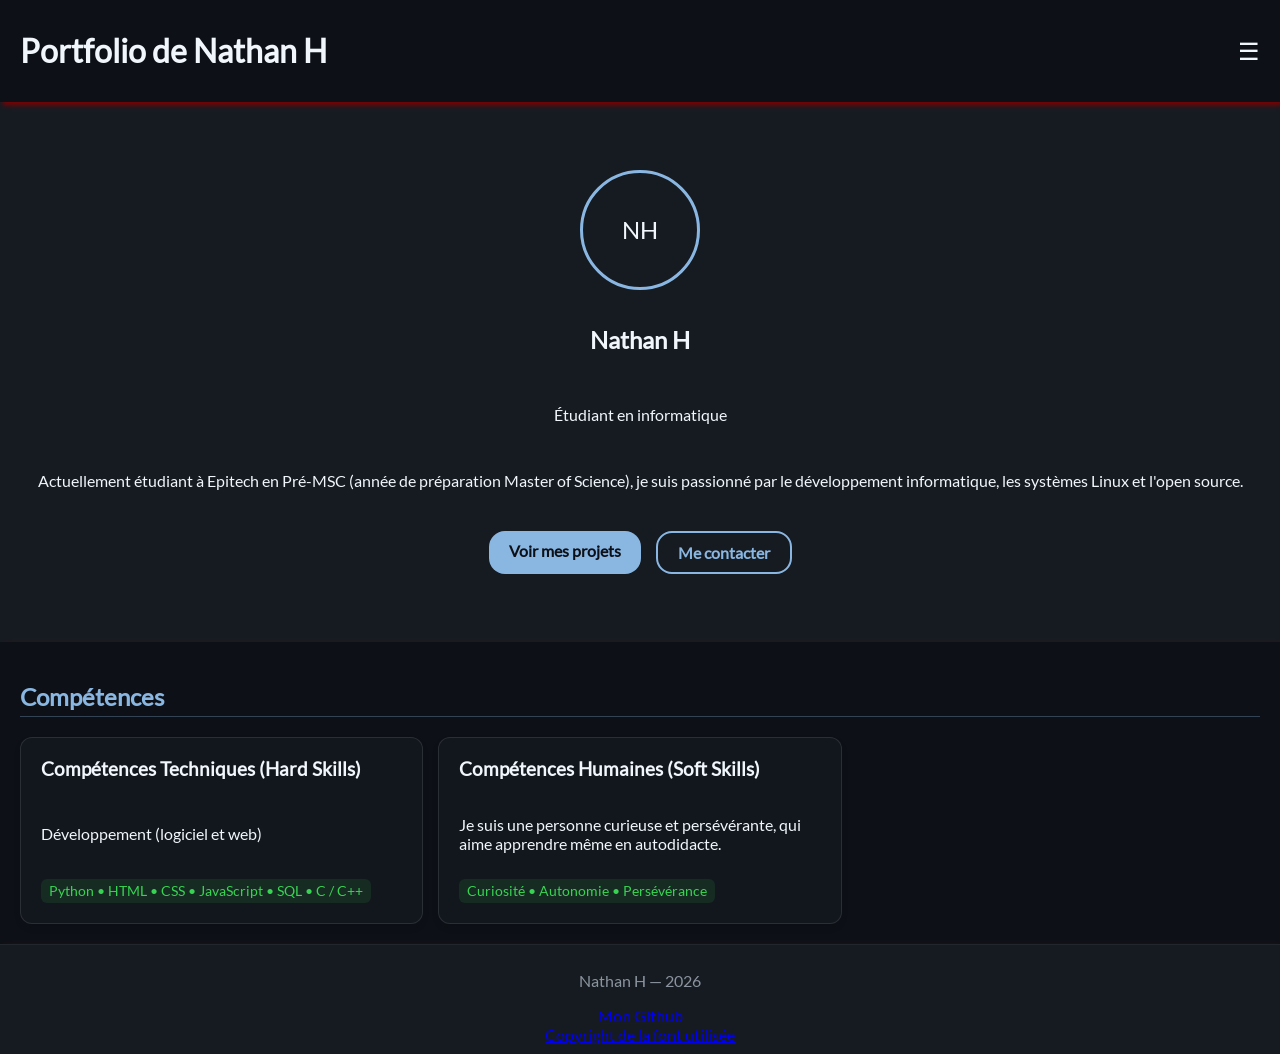
<file: index.html>
<!DOCTYPE html>
<html lang="fr">
<head>
    <meta charset="UTF-8">
    <meta name="viewport" content="width=device-width, initial-scale=1.0">
    <link rel="stylesheet" href="style.css">
    <title>Portfolio - Nathan H</title>
</head>
<body>
    <header>
        <h1>Portfolio de Nathan H</h1>
        <nav>
            <input type="checkbox" id="input-burger">
            <label for="input-burger" class="icon-burger">&#x2630;</label>
            <ul class="menu-burger">
                <li><button onclick="location.assign('index.html#identite')">Identité</button></li>
                <li><button onclick="location.assign('index.html#competences')">Compétences</button></li>
                <li><button onclick="location.assign('projets-experiences.html#projets')">Projets</button></li>
                <li><button onclick="location.assign('projets-experiences.html#experiences')">Expériences</button></li>
                <li><button onclick="location.assign('formations-interets.html#formations')">Formations</button></li>
                <li><button onclick="location.assign('formations-interets.html#centreInterets')">Centres d'intérêt</button></li>
                <li><button onclick="location.assign('contact.html#contact')">Contact</button></li>
            </ul>
        </nav>
    </header>
    <main>
        <section id="identite" class="hero">
            <div class="avatar">NH</div>
            <h2>Nathan H</h2>
            <p>Étudiant en informatique</p>
            <p>Actuellement étudiant à Epitech en Pré-MSC (année de préparation Master of Science), je suis passionné par le développement informatique, les systèmes Linux et l'open source.</p>
            <div class="cta">
                <a class="bouton" href="projets-experiences.html#projets">Voir mes projets</a>
                <a class="bouton bouton-secondaire" href="contact.html#contact">Me contacter</a>
            </div>
        </section>
        <div class="cardbox">
            <section id="competences" class="competences">
                <h2>Compétences</h2>
                <article class="card">
                    <h3>Compétences Techniques (Hard Skills)</h3>
                    <p>Développement (logiciel et web)</p>
                    <span class="tech">Python • HTML • CSS • JavaScript • SQL • C / C++</span>
                </article>
                <article class="card">
                    <h3>Compétences Humaines (Soft Skills)</h3>
                    <p>Je suis une personne curieuse et persévérante, qui aime apprendre même en autodidacte.</p>
                    <span class="tech">Curiosité • Autonomie • Persévérance</span>
                </article>
            </section>
        </div>
    </main>
    <footer>
        <p>Nathan H — 2026</p>
        <a href="https://github.com/NathH06">Mon Github</a><br>
        <a href="lato_copyrights.txt">Copyright de la font utilisée</a>
    </footer>
</body>
</html>
</file>
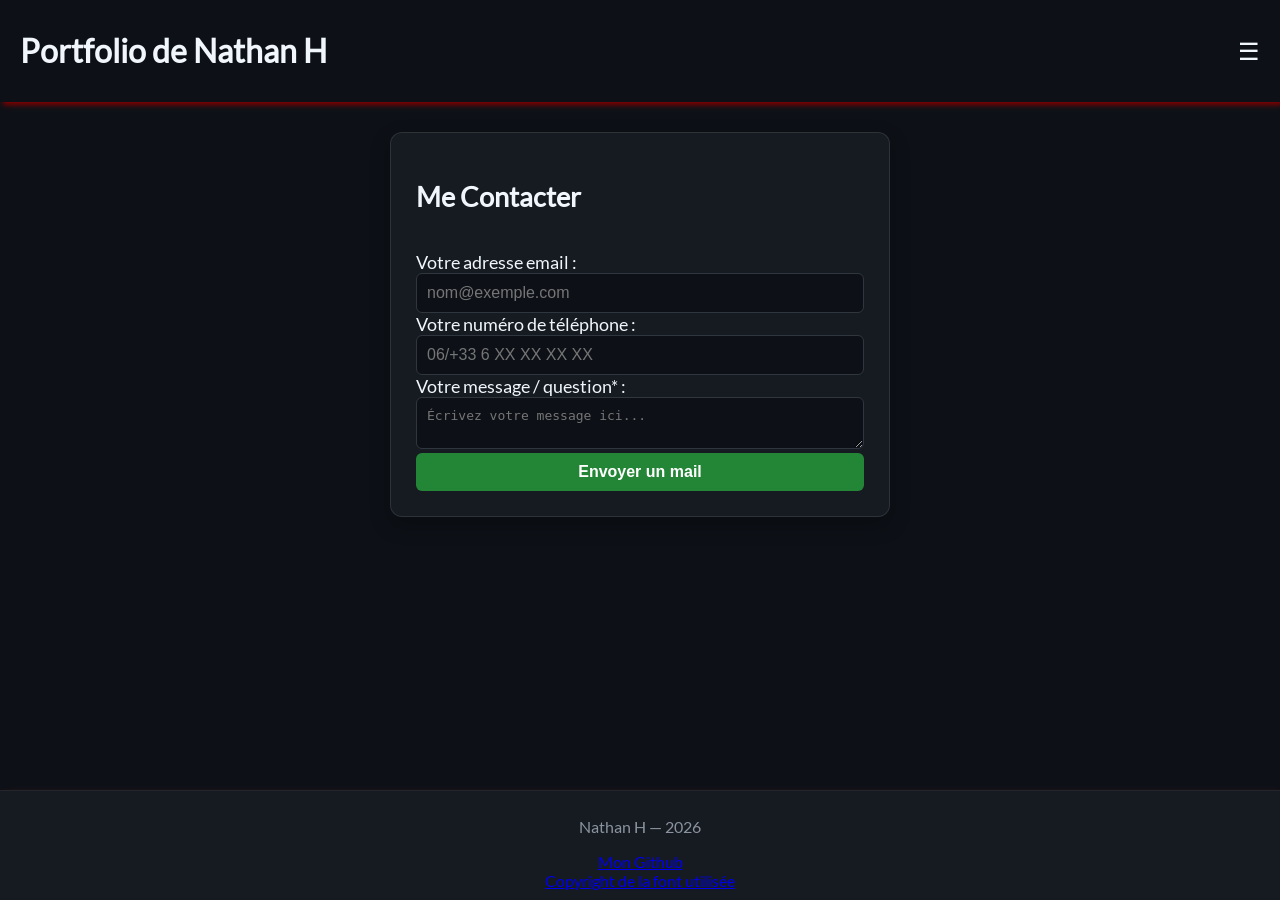
<file: contact.html>
<!DOCTYPE html>
<html lang="fr">
<head>
    <meta charset="UTF-8">
    <meta name="viewport" content="width=device-width, initial-scale=1.0">
    <link rel="stylesheet" href="style.css">
    <title>Portfolio - Nathan H</title>
</head>
<body>
    <header>
        <h1>Portfolio de Nathan H</h1>
        <nav>
            <input type="checkbox" id="input-burger">
            <label for="input-burger" class="icon-burger">&#x2630;</label>
            <ul class="menu-burger">
                <li><button onclick="location.assign('index.html#identite')">Identité</button></li>
                <li><button onclick="location.assign('index.html#competences')">Compétences</button></li>
                <li><button onclick="location.assign('projets-experiences.html#projets')">Projets</button></li>
                <li><button onclick="location.assign('projets-experiences.html#experiences')">Expériences</button></li>
                <li><button onclick="location.assign('formations-interets.html#formations')">Formations</button></li>
                <li><button onclick="location.assign('formations-interets.html#centreInterets')">Centres d'intérêt</button></li>
                <li><button onclick="location.assign('contact.html#contact')">Contact</button></li>
            </ul>
        </nav>
    </header>
    <main>
        <section id="contact" class="form">
            <h2>Me Contacter</h2>
            <form action="mailto:nathh.others.box01@gmail.com" method="post" enctype="text/plain">
                <label for="email">Votre adresse email :</label><br>
                <input type="email" name="email" id="email" placeholder="nom@exemple.com" required><br>
                <label for="tel">Votre numéro de téléphone :</label><br>
                <input type="tel" name="tel" id="tel" placeholder="06/+33 6 XX XX XX XX"><br>
                <label for="question">Votre message / question* :</label><br>
                <textarea name="question" id="question" required placeholder="Écrivez votre message ici..."></textarea><br>
                <input type="submit" value="Envoyer un mail" class="bouton-envoi">
            </form>
        </section>
    </main>
    <footer>
        <p>Nathan H — 2026</p>
        <a href="https://github.com/NathH06">Mon Github</a><br>
        <a href="lato_copyrights.txt">Copyright de la font utilisée</a>
    </footer>
</body>
</html>
</file>
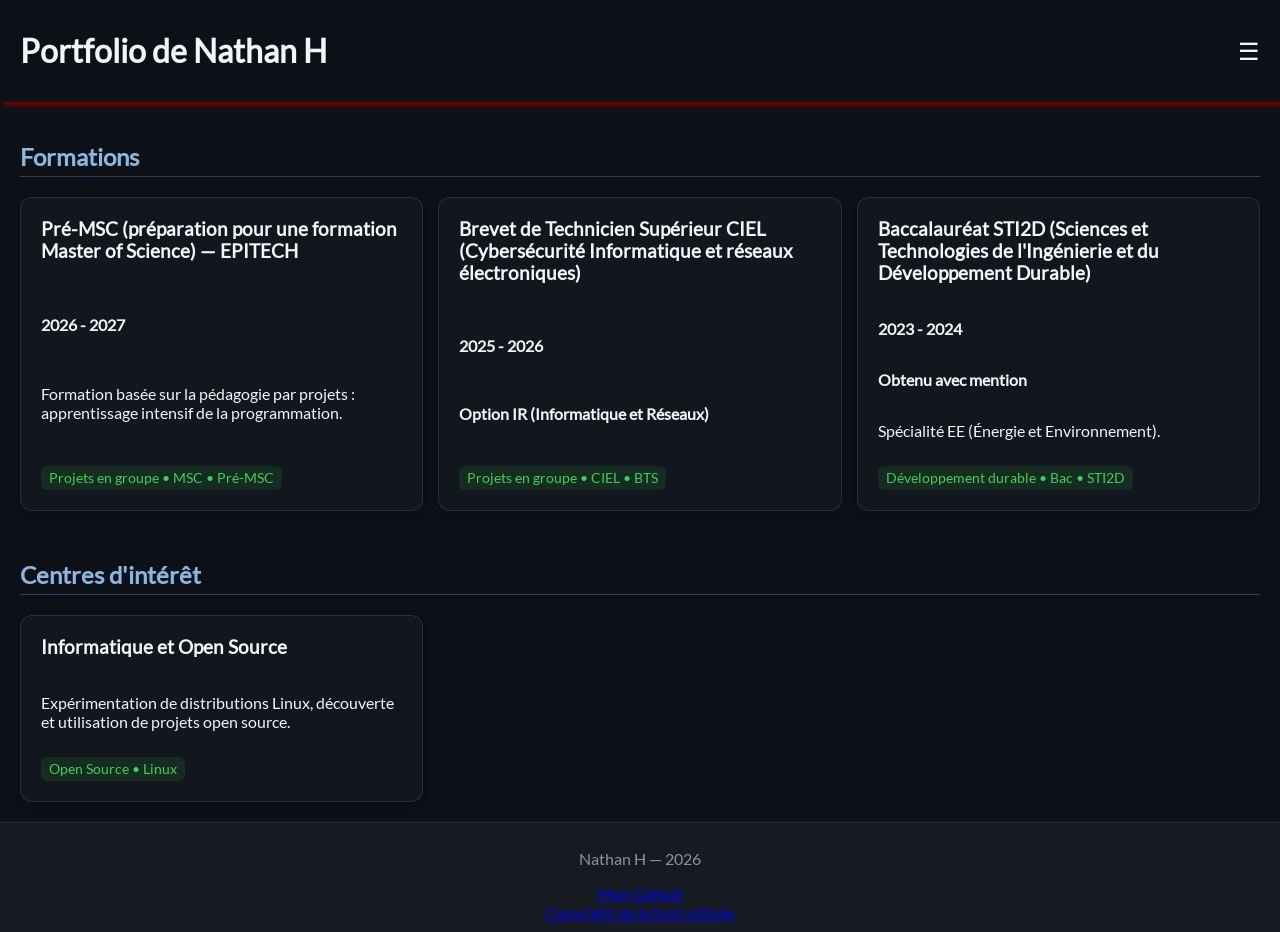
<file: formations-interets.html>
<!DOCTYPE html>
<html lang="fr">
<head>
    <meta charset="UTF-8">
    <meta name="viewport" content="width=device-width, initial-scale=1.0">
    <link rel="stylesheet" href="style.css">
    <title>Portfolio - Nathan H</title>
</head>
<body>
    <header>
        <h1>Portfolio de Nathan H</h1>
        <nav>
            <input type="checkbox" id="input-burger">
            <label for="input-burger" class="icon-burger">&#x2630;</label>
            <ul class="menu-burger">
                <li><button onclick="location.assign('index.html#identite')">Identité</button></li>
                <li><button onclick="location.assign('index.html#competences')">Compétences</button></li>
                <li><button onclick="location.assign('projets-experiences.html#projets')">Projets</button></li>
                <li><button onclick="location.assign('projets-experiences.html#experiences')">Expériences</button></li>
                <li><button onclick="location.assign('formations-interets.html#formations')">Formations</button></li>
                <li><button onclick="location.assign('formations-interets.html#centreInterets')">Centres d'intérêt</button></li>
                <li><button onclick="location.assign('contact.html#contact')">Contact</button></li>
            </ul>
        </nav>
    </header>
    <main>
        <div class="cardbox">
            <section id="formations" class="formations">
                <h2>Formations</h2>
                <article class="card">
                    <h3>Pré-MSC (préparation pour une formation Master of Science) — EPITECH</h3>
                    <p><strong>2026 - 2027</strong></p>
                    <p>Formation basée sur la pédagogie par projets : apprentissage intensif de la programmation.</p>
                    <span class="tech">Projets en groupe • MSC • Pré-MSC</span>
                </article>
                <article class="card">
                    <h3>Brevet de Technicien Supérieur CIEL (Cybersécurité Informatique et réseaux électroniques)</h3>
                    <p><strong>2025 - 2026</strong></p>
                    <p><strong>Option IR (Informatique et Réseaux)</strong></p>
                    <span class="tech">Projets en groupe • CIEL • BTS</span>
                </article> <article class="card">
                    <h3>Baccalauréat STI2D (Sciences et Technologies de l'Ingénierie et du Développement Durable)</h3>
                    <p><strong>2023 - 2024</strong></p>
                    <p><strong>Obtenu avec mention</strong></p>
                    <p>Spécialité EE (Énergie et Environnement).</p>
                    <span class="tech">Développement durable • Bac • STI2D</span>
                </article>
            </section>
            <section id="centreInterets" class="centreInterets">
                <h2>Centres d'intérêt</h2>
                <article class="card">
                    <h3>Informatique et Open Source</h3>
                    <p>Expérimentation de distributions Linux, découverte et utilisation de projets open source.</p>
                    <span class="tech">Open Source • Linux</span>
                </article>
            </section>
        </div>
    </main>
    <footer>
        <p>Nathan H — 2026</p>
        <a href="https://github.com/NathH06">Mon Github</a><br>
        <a href="lato_copyrights.txt">Copyright de la font utilisée</a>
    </footer>
</body>
</html>
</file>
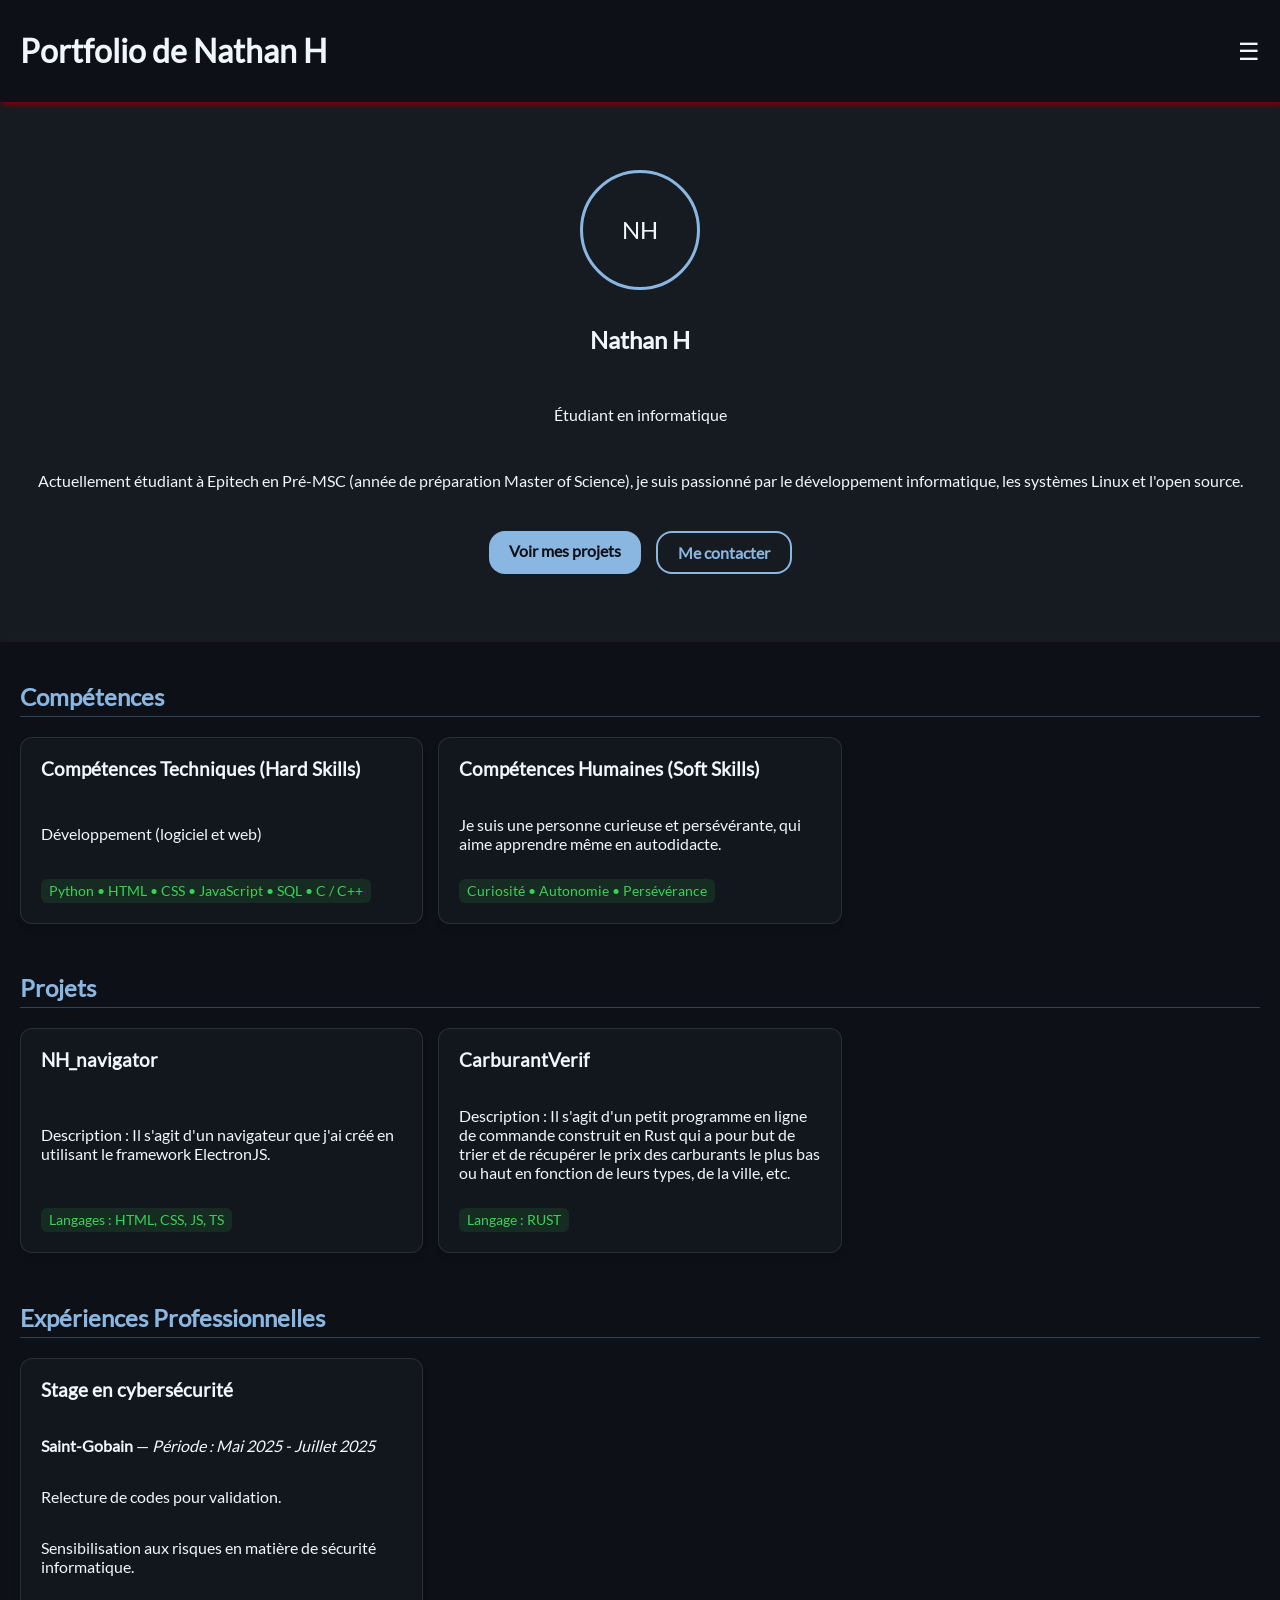
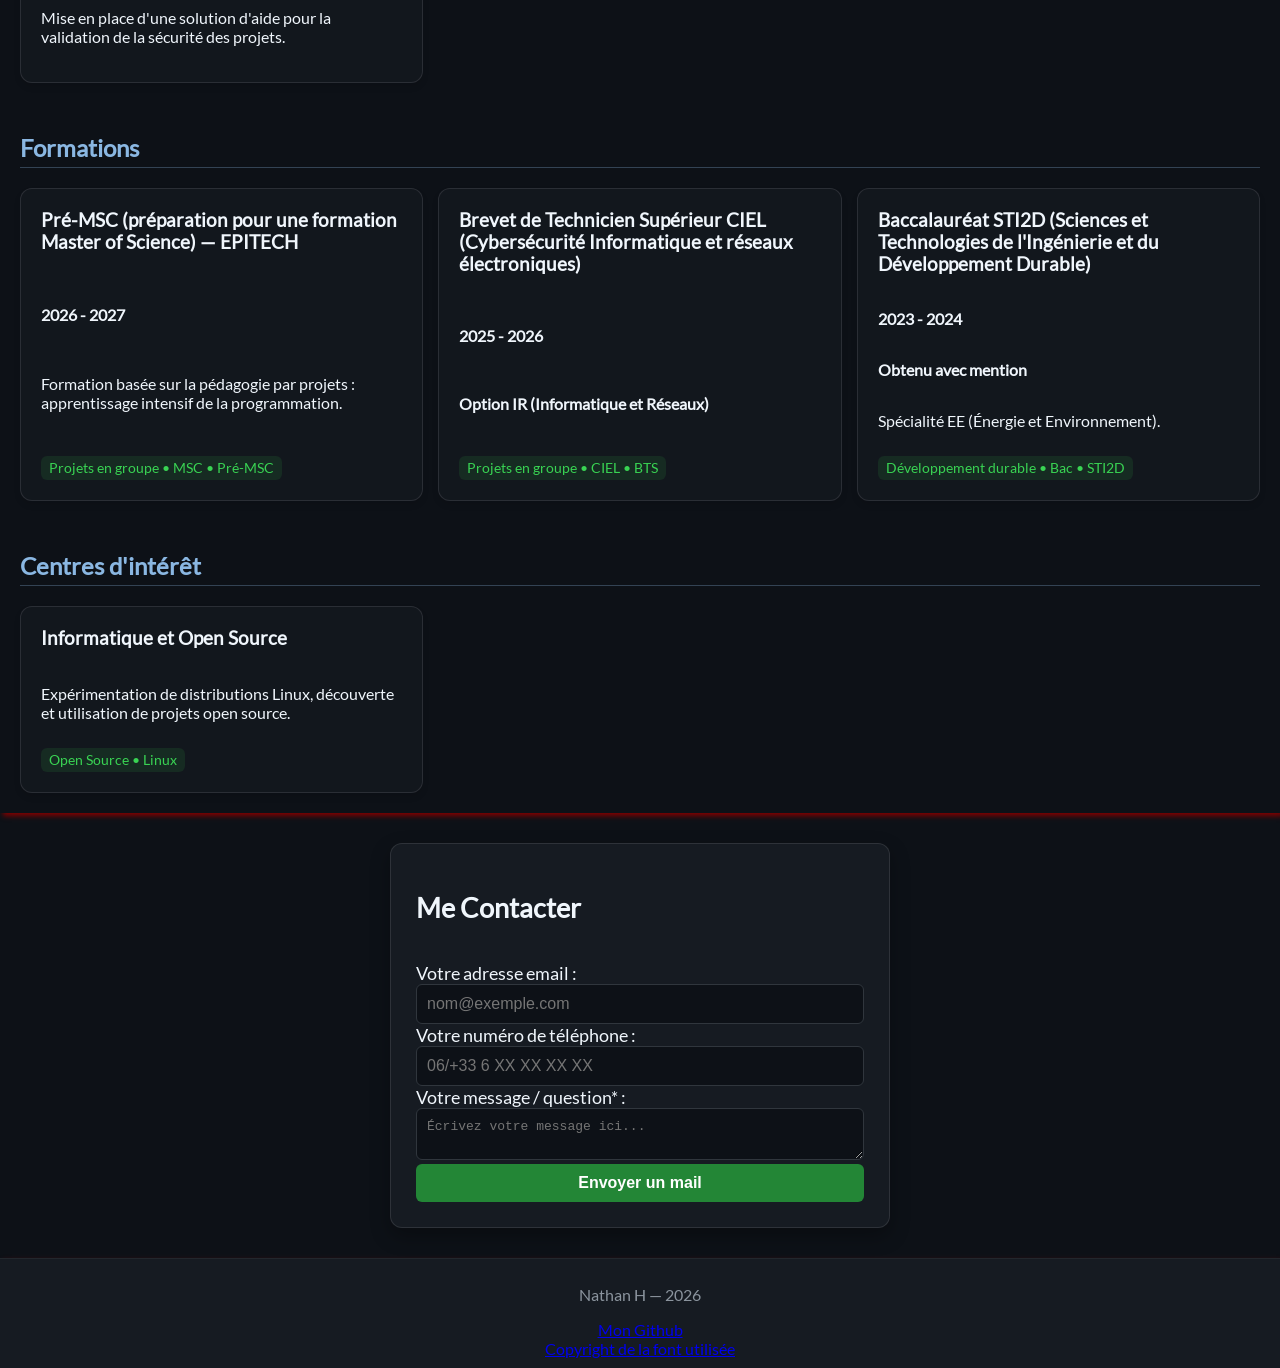
<file: original.html>
<!DOCTYPE html>
<html lang="fr">
<head>
    <meta charset="UTF-8">
    <meta name="viewport" content="width=device-width, initial-scale=1.0">
    <link rel="stylesheet" href="style.css">
    <title>Portfolio - Nathan H</title>
</head>
<body>
    <header>
        <h1>Portfolio de Nathan H</h1>
        <nav>
            <input type="checkbox" id="input-burger">
            <label for="input-burger" class="icon-burger">&#x2630;</label>

            <ul class="menu-burger">
                <li><button onclick="location.assign('#identite')">Identité</button></li>
                <li><button onclick="location.assign('#competences')">Compétences</button></li>
                <li><button onclick="location.assign('#projets')">Projets</button></li>
                <li><button onclick="location.assign('#experiences')">Expériences</button></li>
                <li><button onclick="location.assign('#formations')">Formations</button></li>
                <li><button onclick="location.assign('#centreInterets')">Centres d'intérêt</button></li>
                <li><button onclick="location.assign('#contact')">Contact</button></li>
            </ul>
        </nav>
    </header>

    <main>
        <section id="identite" class="hero">
            <div class="avatar">NH</div>
            <h2>Nathan H</h2>
            <p>Étudiant en informatique</p>
            <p>Actuellement étudiant à Epitech en Pré-MSC (année de préparation Master of Science), je suis passionné par le développement informatique, les systèmes Linux et l'open source.</p>

            <div class="cta">
                <a class="bouton" href="#projets">Voir mes projets</a>
                <a class="bouton bouton-secondaire" href="#contact">Me contacter</a>
            </div>
        </section>

        <div class="cardbox">
            <section id="competences" class="competences">
                <h2>Compétences</h2>
                
                <article class="card">
                    <h3>Compétences Techniques (Hard Skills)</h3>
                    <p>Développement (logiciel et web)</p>
                    <span class="tech">Python • HTML • CSS • JavaScript • SQL • C / C++</span>
                </article>

                <article class="card">
                    <h3>Compétences Humaines (Soft Skills)</h3>
                    <p>Je suis une personne curieuse et persévérante, qui aime apprendre même en autodidacte.</p>
                    <span class="tech">Curiosité • Autonomie • Persévérance</span>
                </article>
            </section>

            <section id="projets" class="projets">
                <h2>Projets</h2>

                <article class="card">
                    <h3>NH_navigator</h3>
                    <p>Description : Il s'agit d'un navigateur que j'ai créé en utilisant le framework ElectronJS.</p>
                    <span class="tech">Langages : HTML, CSS, JS, TS</span>
                </article>

                <article class="card">
                    <h3>CarburantVerif</h3>
                    <p>Description : Il s'agit d'un petit programme en ligne de commande construit en Rust qui a pour but de trier et de récupérer le prix des carburants le plus bas ou haut en fonction de leurs types, de la ville, etc.</p>
                    <span class="tech">Langage : RUST</span>
                </article>
            </section>

            <section id="experiences" class="experiences">
                <h2>Expériences Professionnelles</h2>

                <article class="card">
                    <h3>Stage en cybersécurité</h3>
                    <p><strong>Saint-Gobain</strong> — <em>Période : Mai 2025 - Juillet 2025</em></p>
                    <p>Relecture de codes pour validation.</p>
                    <p>Sensibilisation aux risques en matière de sécurité informatique.</p>
                    <p>Mise en place d'une solution d'aide pour la validation de la sécurité des projets.</p>
                </article>
            </section>

            <section id="formations" class="formations">
                <h2>Formations</h2>

                <article class="card">
                    <h3>Pré-MSC (préparation pour une formation Master of Science) — EPITECH</h3>
                    <p><strong>2026 - 2027</strong></p>
                    <p>Formation basée sur la pédagogie par projets : apprentissage intensif de la programmation.</p>
                    <span class="tech">Projets en groupe • MSC • Pré-MSC</span>
                </article>

                <article class="card">
                    <h3>Brevet de Technicien Supérieur CIEL (Cybersécurité Informatique et réseaux électroniques)</h3>
                    <p><strong>2025 - 2026</strong></p>
                    <p><strong>Option IR (Informatique et Réseaux)</strong></p>
                    <span class="tech">Projets en groupe • CIEL • BTS</span>
                </article>

                <article class="card">
                    <h3>Baccalauréat STI2D (Sciences et Technologies de l'Ingénierie et du Développement Durable)</h3>
                    <p><strong>2023 - 2024</strong></p>
                    <p><strong>Obtenu avec mention</strong></p>
                    <p>Spécialité EE (Énergie et Environnement).</p>
                    <span class="tech">Développement durable • Bac • STI2D</span>
                </article>
            </section>

            <section id="centreInterets" class="centreInterets">
                <h2>Centres d'intérêt</h2>

                <article class="card">
                    <h3>Informatique et Open Source</h3>
                    <p>Expérimentation de distributions Linux, découverte et utilisation de projets open source.</p>
                    <span class="tech">Open Source • Linux</span>
                </article>
            </section>
        </div>

        <section id="contact" class="form">
            <h2>Me Contacter</h2>
            <form action="mailto:nathh.others.box01@gmail.com" method="post" enctype="text/plain">
                <label for="email">Votre adresse email :</label><br>
                <input type="email" name="email" id="email" placeholder="nom@exemple.com" required><br>

                <label for="tel">Votre numéro de téléphone :</label><br>
                <input type="tel" name="tel" id="tel" placeholder="06/+33 6 XX XX XX XX"><br>

                <label for="question">Votre message / question* :</label><br>
                <textarea name="question" id="question" required placeholder="Écrivez votre message ici..."></textarea><br>

                <input type="submit" value="Envoyer un mail" class="bouton-envoi">
            </form>
        </section>
    </main>

    <footer>
        <p>Nathan H — 2026</p>
        <a href="https://github.com/NathH06">Mon Github</a><br>
        <a href="lato_copyrights.txt">Copyright de la font utilisée</a>
    </footer>
</body>
</html>
</file>
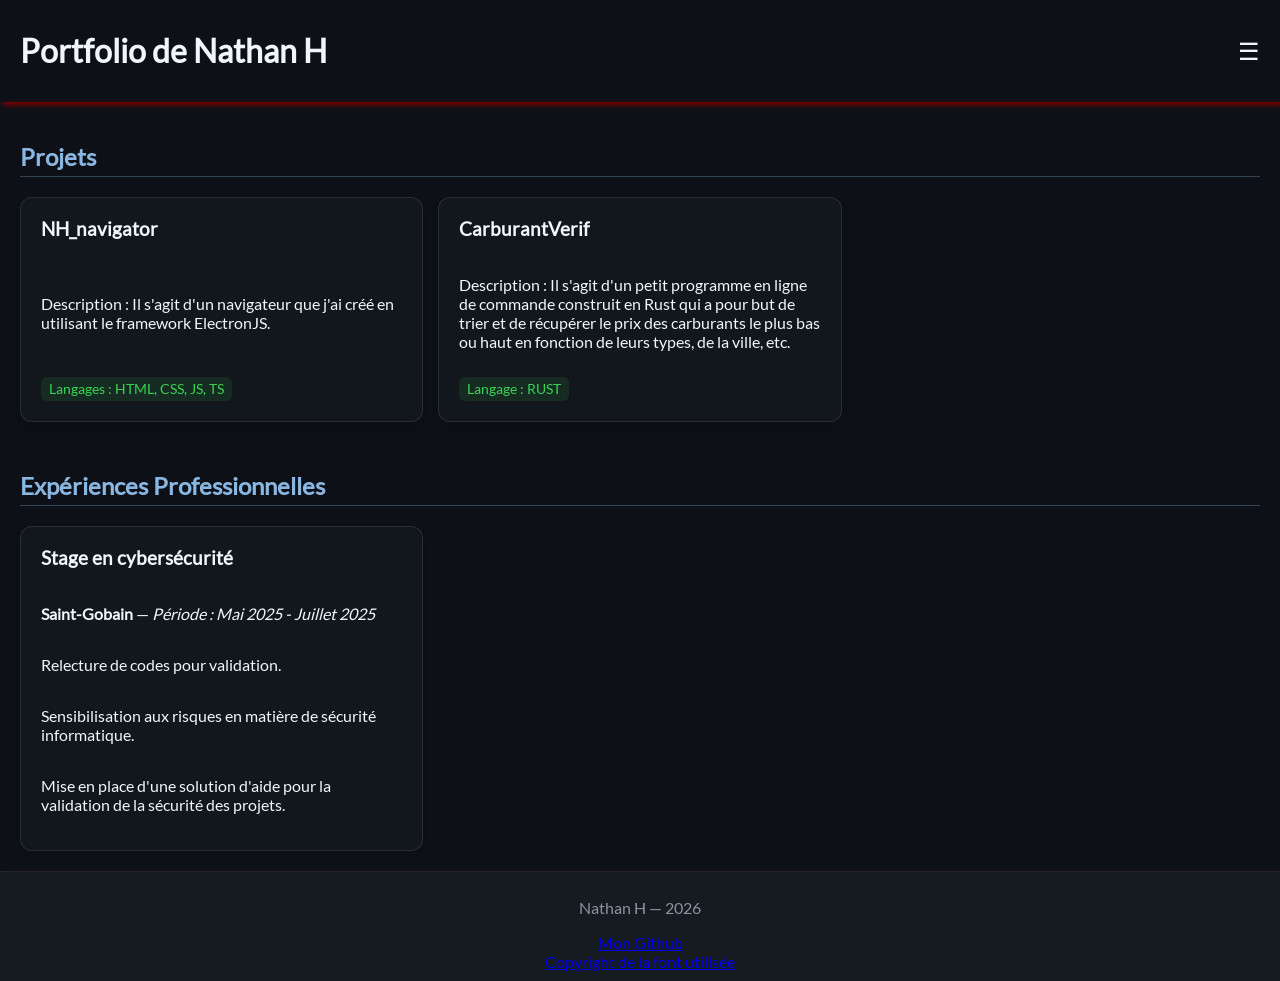
<file: projets-experiences.html>
<!DOCTYPE html>
<html lang="fr">
<head>
    <meta charset="UTF-8">
    <meta name="viewport" content="width=device-width, initial-scale=1.0">
    <link rel="stylesheet" href="style.css">
    <title>Portfolio - Nathan H</title>
</head>
<body>
    <header>
        <h1>Portfolio de Nathan H</h1>
        <nav>
            <input type="checkbox" id="input-burger">
            <label for="input-burger" class="icon-burger">&#x2630;</label>
            <ul class="menu-burger">
                <li><button onclick="location.assign('index.html#identite')">Identité</button></li>
                <li><button onclick="location.assign('index.html#competences')">Compétences</button></li>
                <li><button onclick="location.assign('projets-experiences.html#projets')">Projets</button></li>
                <li><button onclick="location.assign('projets-experiences.html#experiences')">Expériences</button></li>
                <li><button onclick="location.assign('formations-interets.html#formations')">Formations</button></li>
                <li><button onclick="location.assign('formations-interets.html#centreInterets')">Centres d'intérêt</button></li>
                <li><button onclick="location.assign('contact.html#contact')">Contact</button></li>
            </ul>
        </nav>
    </header>
    <main>
        <div class="cardbox">
            <section id="projets" class="projets">
                <h2>Projets</h2>
                <article class="card">
                    <h3>NH_navigator</h3>
                    <p>Description : Il s'agit d'un navigateur que j'ai créé en utilisant le framework ElectronJS.</p>
                    <span class="tech">Langages : HTML, CSS, JS, TS</span>
                </article>
                <article class="card">
                    <h3>CarburantVerif</h3>
                    <p>Description : Il s'agit d'un petit programme en ligne de commande construit en Rust qui a pour but de trier et de récupérer le prix des carburants le plus bas ou haut en fonction de leurs types, de la ville, etc.</p>
                    <span class="tech">Langage : RUST</span>
                </article>
            </section>
            <section id="experiences" class="experiences">
                <h2>Expériences Professionnelles</h2>
                <article class="card">
                    <h3>Stage en cybersécurité</h3>
                    <p><strong>Saint-Gobain</strong> — <em>Période : Mai 2025 - Juillet 2025</em></p>
                    <p>Relecture de codes pour validation.</p>
                    <p>Sensibilisation aux risques en matière de sécurité informatique.</p>
                    <p>Mise en place d'une solution d'aide pour la validation de la sécurité des projets.</p>
                </article>
            </section>
        </div>
    </main>
    <footer>
        <p>Nathan H — 2026</p>
        <a href="https://github.com/NathH06">Mon Github</a><br>
        <a href="lato_copyrights.txt">Copyright de la font utilisée</a>
    </footer>
</body>
</html>
</file>
<file: style.css>
html {
    scroll-behavior: smooth;
}

*, *::before, *::after {
    box-sizing: border-box;
}

body {
    background-color: #0d1117;
    color: #f0f6fc;
    display: flex;
    flex-direction: column;
    min-height: 100vh;
    margin: 0;
    font-family: LatoRegular, sans-serif;
}

header, .cardbox, footer {
    box-shadow: 3px 3px 5px rgba(128, 0, 0, 1);
}

header {
    display: flex;
    justify-content: space-between;
    align-items: center;
    padding: 10px 20px;
    position: relative;
}

#input-burger {
    display: none;
}

.icon-burger {
    cursor: pointer;
    font-size: 1.5rem;
}

.menu-burger {
    display: none;
    list-style: none;
    padding: 0;
    margin: 0;
}

.menu-burger li button {
    width: 100%;
    padding: 10px 20px;
    border-radius: 0.5em;
    background-color: #8a9fe2;
    color: #0d1117;
    font-weight: bold;
    margin-top: 5px;
    border: none;
    cursor: pointer;
}

#input-burger:checked ~ .menu-burger {
    display: block;
    position: absolute;
    top: 100%;
    right: 20px;
    background-color: #161b22;
    padding: 15px;
    border-radius: 8px;
    box-shadow: 0 4px 12px rgba(0, 0, 0, 0.5);
    z-index: 100;
}

.hero {
    min-height: 60vh;
    display: flex;
    flex-direction: column;
    justify-content: center;
    align-items: center;
    text-align: center;
    gap: 15px;
    padding: 40px 20px;
    background-color: #161b22;
    animation: fadeInUp 0.8s ease backwards;
}

.avatar {
    width: 120px;
    height: 120px;
    border-radius: 50%;
    border: 3px solid #8ab7e2;
    
    font-size: x-large;
    align-content: center;
}

.cta {
    display: flex;
    flex-wrap: wrap;
    justify-content: center;
    gap: 15px;
    margin-top: 10px;
}

.bouton {
    padding: 10px 20px;
    border-radius: 1em;
    background-color: #8ab7e2;
    color: #0d1117;
    text-decoration: none;
    font-weight: bold;
    transition: background-color 0.4s;
}

.bouton:hover {
    background-color: #a8cbe8;
}

.bouton-secondaire {
    background-color: transparent;
    color: #8ab7e2;
    border: 2px solid #8ab7e2;
}

.bouton-secondaire:hover {
    background-color: #161b22;
}

.cardbox {
    display: flex;
    flex-direction: column;
    gap: 30px;
    padding: 20px;
}

.cardbox section {
    display: grid;
    grid-template-columns: 1fr;
    gap: 15px;
}

.cardbox section h2 {
    grid-column: 1 / -1;
    margin-bottom: 5px;
    color: #8ab7e2;
    border-bottom: 1px solid rgba(138, 183, 226, 0.3);
    padding-bottom: 5px;
}

article.card {
    display: flex;
    flex-direction: column;
    justify-content: space-between;
    padding: 20px;
    background: rgba(22, 27, 34, 0.7);
    border: 1px solid rgba(255, 255, 255, 0.1);
    box-shadow: 0 4px 6px rgba(0, 0, 0, 0.1);
    transition: transform 0.3s ease, box-shadow 0.3s ease, border-color 0.3s ease;
    border-radius: 12px;
    animation: fadeInUp 0.8s ease backwards;
}

article.card h3 {
    margin-top: 0;
    color: #f0f6fc;
}

.tech {
    display: inline-block;
    margin-top: 10px;
    font-size: 0.85rem;
    color: #39d353;
    background: rgba(57, 211, 83, 0.1);
    padding: 4px 8px;
    border-radius: 6px;
    width: fit-content;
}

article.card:hover {
    transform: translateY(-10px);
    box-shadow: inset 0 0 5px 5px #825b53, 0 10px 20px rgba(0, 0, 0, 0.4);
}

.form {
    display: flex;
    flex-direction: column;
    justify-content: center;
    background-color: #161b22;
    border: 1px solid rgba(255, 255, 255, 0.1);
    margin: 30px auto;
    max-width: 500px;
    width: 90%;
    font-size: large;
    padding: 25px;
    border-radius: 12px;
    gap: 15px;
    box-shadow: 0 8px 20px rgba(0,0,0,0.3);
}

.form label {
    font-size: 1.1rem;
    color: #f0f6fc;
}

.form input, .form textarea {
    width: 100%;
    font-size: medium;
    border-radius: 6px;
    padding: 10px;
    border: 1px solid #30363d;
    background-color: #0d1117;
    color: #f0f6fc;
}

.form input[type="submit"] {
    background-color: #238636;
    color: white;
    border: none;
    font-weight: bold;
    cursor: pointer;
    transition: background-color 0.4s;
}

.form input[type="submit"]:hover {
    background-color: #2ea043;
}

footer {
    text-align: center;
    margin-top: auto;
    padding: 10px;
    background-color: #161b22;
    border-top: 1px solid rgba(255, 255, 255, 0.05);
    color: #8b949e;
}

@media (min-width: 768px) {
    .cardbox section {
        grid-template-columns: repeat(2, 1fr);
    }
}

@media (min-width: 1024px) {
    .cardbox section {
        grid-template-columns: repeat(3, 1fr);
    }
}

@font-face {
    font-family: LatoRegular;
    src: url(Lato-Regular.ttf) format("truetype");
}

@keyframes fadeInUp {
    from {
        opacity: 0;
        transform: translateY(20px);
    }
    to {
        opacity: 1;
        transform: translateY(0);
    }
}
</file>
